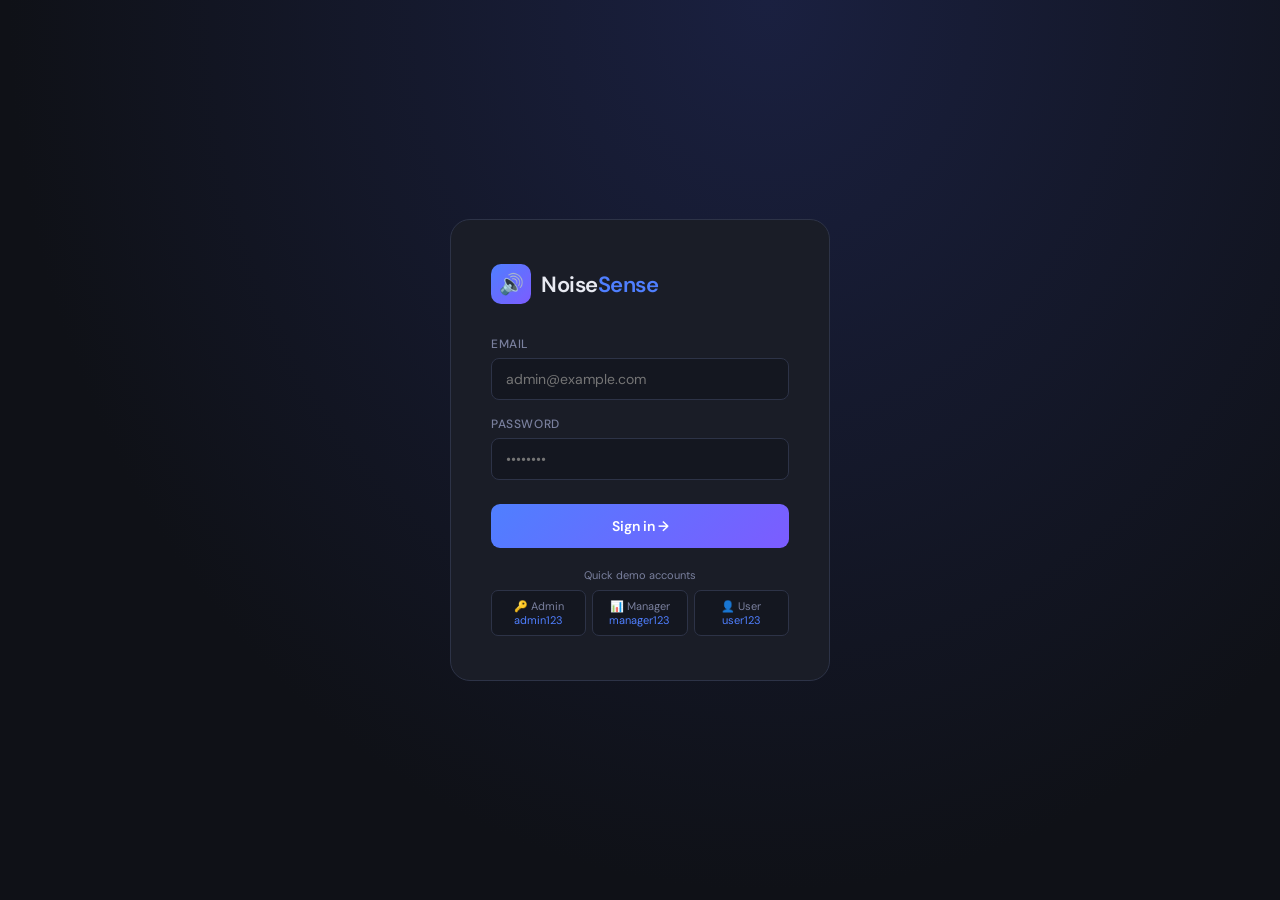
<file: index.html>
<!DOCTYPE html>
<html lang="en">
<head>
<meta charset="UTF-8">
<meta name="viewport" content="width=device-width, initial-scale=1.0">
<title>NoiseSense – Sign In</title>
<link href="https://fonts.googleapis.com/css2?family=DM+Sans:wght@300;400;500;600&family=Space+Mono:wght@400;700&display=swap" rel="stylesheet">
<link rel="stylesheet" href="styles.css">
</head>
<body>
<div id="login-screen" class="screen active">
  <div class="login-box">
    <div class="login-logo">
      <div class="logo-icon">🔊</div>
      <h1>Noise<span>Sense</span></h1>
    </div>
    <div id="login-err" class="login-err">Invalid credentials. Please try again.</div>
    <div class="mb16">
      <div class="field-label">Email</div>
      <input id="login-user" class="field" type="email" placeholder="admin@example.com" autocomplete="username">
    </div>
    <div class="mb24">
      <div class="field-label">Password</div>
      <input id="login-pass" class="field" type="password" placeholder="••••••••" autocomplete="current-password">
    </div>
    <button class="btn-primary" id="btn-signin" onclick="doLogin()">Sign in →</button>
    <div class="login-demo">
      <div class="demo-label">Quick demo accounts</div>
      <div class="demo-btn" onclick="fillDemo('admin@example.com','admin123')">🔑 Admin<br><span style="color:var(--accent)">admin123</span></div>
      <div class="demo-btn" onclick="fillDemo('manager@example.com','manager123')">📊 Manager<br><span style="color:var(--accent)">manager123</span></div>
      <div class="demo-btn" onclick="fillDemo('user@example.com','user123')">👤 User<br><span style="color:var(--accent)">user123</span></div>
    </div>
  </div>
</div>
<div id="toast" class="toast"></div>

<script>
// ── Config ────────────────────────────────────────────────────
const API = 'api'; // base path — adjust if you host api/ elsewhere

// ── Helpers ───────────────────────────────────────────────────
function fillDemo(u, p) {
  document.getElementById('login-user').value = u;
  document.getElementById('login-pass').value = p;
}

function showErr(msg) {
  const el = document.getElementById('login-err');
  el.textContent = msg || 'Invalid credentials. Please try again.';
  el.style.display = 'block';
}

function hideErr() {
  document.getElementById('login-err').style.display = 'none';
}

function setLoading(loading) {
  const btn = document.getElementById('btn-signin');
  btn.disabled   = loading;
  btn.textContent = loading ? 'Signing in…' : 'Sign in →';
}

// ── Login ─────────────────────────────────────────────────────
async function doLogin() {
  const email    = document.getElementById('login-user').value.trim();
  const password = document.getElementById('login-pass').value;

  if (!email || !password) {
    showErr('Please enter your email and password.');
    return;
  }

  hideErr();
  setLoading(true);

  try {
    const res  = await fetch(`${API}/login.php`, {
      method:      'POST',
      credentials: 'include',          // send/receive cookies
      headers:     { 'Content-Type': 'application/json' },
      body:        JSON.stringify({ email, password }),
    });

    const data = await res.json();

    if (!data.ok) {
      showErr(data.error || 'Invalid credentials.');
      setLoading(false);
      return;
    }

    // Store minimal session info in sessionStorage (no passwords, no sensitive data)
    sessionStorage.setItem('ns_user', JSON.stringify(data.user));
    sessionStorage.setItem('ns_token', data.token);  // also in cookie, kept for JS fetch headers

    // Redirect by role
    const dest = { admin: 'admin.html', manager: 'manager.html', user: 'user.html' };
    window.location.href = dest[data.user.role] ?? 'index.html';

  } catch (err) {
    console.error(err);
    showErr('Could not reach the server. Please try again.');
    setLoading(false);
  }
}

document.addEventListener('keydown', e => { if (e.key === 'Enter') doLogin(); });
</script>
</body>
</html>
</file>
<file: styles.css>
*{box-sizing:border-box;margin:0;padding:0}
:root{
  --bg:#0f1117;--surface:#1a1d27;--card:#22263a;--border:#2d3347;
  --text:#e8eaf2;--muted:#7a809e;--accent:#4f7fff;--accent2:#7c5cff;
  --green:#22d3a0;--amber:#f59e0b;--red:#ef5356;
  --font:'DM Sans',sans-serif;--mono:'Space Mono',monospace;--r:12px;
}
body{font-family:var(--font);background:var(--bg);color:var(--text);min-height:100vh;overflow:hidden}
.screen{position:absolute;inset:0;display:none;overflow:auto}
.screen.active{display:flex;flex-direction:column}

/* LOGIN */
#login-screen{align-items:center;justify-content:center;background:radial-gradient(ellipse at 60% 0%,#1a2040 0%,#0f1117 70%)}
.login-box{background:var(--surface);border:1px solid var(--border);border-radius:20px;padding:44px 40px;width:380px;max-width:92vw}
.login-logo{display:flex;align-items:center;gap:10px;margin-bottom:32px}
.logo-icon{width:40px;height:40px;background:linear-gradient(135deg,var(--accent),var(--accent2));border-radius:10px;display:flex;align-items:center;justify-content:center;font-size:20px}
.login-logo h1{font-size:22px;font-weight:600;letter-spacing:-0.5px}
.login-logo h1 span{color:var(--accent)}
.field-label{font-size:12px;color:var(--muted);margin-bottom:6px;font-weight:500;text-transform:uppercase;letter-spacing:0.6px}
.field{width:100%;background:#141720;border:1px solid var(--border);border-radius:8px;padding:11px 14px;color:var(--text);font-size:14px;font-family:var(--font);outline:none;transition:.2s}
.field:focus{border-color:var(--accent)}
.mb16{margin-bottom:16px}.mb24{margin-bottom:24px}
.btn-primary{width:100%;padding:13px;background:linear-gradient(135deg,var(--accent),var(--accent2));border:none;border-radius:9px;color:#fff;font-size:14px;font-weight:600;cursor:pointer;font-family:var(--font);transition:.15s}
.btn-primary:hover{opacity:.9;transform:translateY(-1px)}
.login-demo{margin-top:20px;display:grid;grid-template-columns:1fr 1fr 1fr;gap:6px}
.demo-btn{background:#141720;border:1px solid var(--border);border-radius:7px;padding:8px 6px;cursor:pointer;font-size:11px;color:var(--muted);text-align:center;transition:.15s;font-family:var(--font)}
.demo-btn:hover{border-color:var(--accent);color:var(--accent)}
.demo-label{grid-column:1/-1;font-size:11px;color:var(--muted);text-align:center;margin-bottom:2px}
.login-err{background:#2a1216;border:1px solid var(--red);border-radius:8px;padding:10px 14px;font-size:13px;color:var(--red);margin-bottom:14px;display:none}

/* LAYOUT */
.layout{display:flex;height:100vh;overflow:hidden}
.sidebar{width:220px;min-width:220px;background:var(--surface);border-right:1px solid var(--border);display:flex;flex-direction:column;padding:20px 0}
.sidebar-logo{display:flex;align-items:center;gap:10px;padding:0 20px 24px}
.sidebar-logo .logo-icon{width:32px;height:32px;font-size:15px}
.sidebar-logo h2{font-size:16px;font-weight:600}
.sidebar-logo h2 span{color:var(--accent)}
.nav-section{font-size:10px;color:var(--muted);text-transform:uppercase;letter-spacing:1px;padding:8px 20px 4px;font-weight:600}
.nav-item{display:flex;align-items:center;gap:10px;padding:9px 20px;cursor:pointer;font-size:13.5px;color:var(--muted);transition:.15s;border-left:2.5px solid transparent;margin:1px 0}
.nav-item:hover{color:var(--text);background:rgba(255,255,255,.03)}
.nav-item.active{color:var(--accent);border-left-color:var(--accent);background:rgba(79,127,255,.07)}
.ni{width:18px;text-align:center}
.sidebar-bottom{margin-top:auto;padding:0 20px}
.role-badge{background:#141720;border:1px solid var(--border);border-radius:8px;padding:10px 12px;margin-bottom:12px}
.rb-name{font-size:13px;font-weight:600;margin-bottom:2px}
.rb-role{font-size:11px;color:var(--muted)}
.btn-logout{width:100%;padding:9px;background:rgba(239,83,86,.1);border:1px solid rgba(239,83,86,.25);border-radius:8px;color:var(--red);font-size:13px;cursor:pointer;font-family:var(--font);transition:.15s}
.btn-logout:hover{background:rgba(239,83,86,.2)}

.main{flex:1;overflow:auto;background:var(--bg)}
.topbar{display:flex;align-items:center;justify-content:space-between;padding:18px 28px;border-bottom:1px solid var(--border);background:var(--surface);position:sticky;top:0;z-index:10}
.topbar-title{font-size:18px;font-weight:600;letter-spacing:-0.3px}
.topbar-right{display:flex;align-items:center;gap:10px}
.badge-count{background:var(--red);color:#fff;font-size:10px;border-radius:10px;padding:1px 6px;font-weight:700}
.content{padding:24px 28px}

/* PANELS */
.panel{display:none}.panel.active{display:block}

/* CARDS */
.card{background:var(--card);border:1px solid var(--border);border-radius:var(--r);padding:20px;margin-bottom:20px}
.card-title{font-size:12px;font-weight:600;color:var(--muted);text-transform:uppercase;letter-spacing:0.5px;margin-bottom:16px}
.grid-3{display:grid;grid-template-columns:repeat(3,1fr);gap:16px;margin-bottom:20px}
.grid-2{display:grid;grid-template-columns:1fr 1fr;gap:16px;margin-bottom:20px}
.stat-val{font-size:34px;font-weight:600;font-family:var(--mono);letter-spacing:-1px;line-height:1}
.stat-lbl{font-size:12px;color:var(--muted);margin-top:6px}

/* DB METER */
.db-meter{text-align:center;padding:10px 0}
.db-number{font-size:72px;font-weight:700;font-family:var(--mono);letter-spacing:-3px;line-height:1;transition:color .4s}
.db-unit{font-size:20px;color:var(--muted)}
.db-bar-wrap{height:8px;background:#141720;border-radius:4px;margin:16px 0 8px;overflow:hidden}
.db-bar{height:100%;border-radius:4px;transition:width .4s,background .4s}

/* ROOMS */
.room-row{display:flex;align-items:center;justify-content:space-between;padding:12px 14px;background:#141720;border-radius:8px;border:1px solid var(--border);margin-bottom:8px}
.room-name{font-size:14px;font-weight:500}
.room-db{font-size:13px;color:var(--muted);font-family:var(--mono)}
.pill{padding:3px 10px;border-radius:20px;font-size:11px;font-weight:600;display:inline-block}
.pill.normal{background:rgba(34,211,160,.12);color:var(--green)}
.pill.warning{background:rgba(245,158,11,.12);color:var(--amber)}
.pill.critical{background:rgba(239,83,86,.12);color:var(--red)}

/* TABLES */
.data-table{width:100%;border-collapse:collapse}
.data-table th{text-align:left;font-size:11px;color:var(--muted);text-transform:uppercase;letter-spacing:.5px;padding:0 12px 10px;border-bottom:1px solid var(--border)}
.data-table td{padding:11px 12px;font-size:13px;border-bottom:1px solid rgba(255,255,255,.04)}
.data-table tr:last-child td{border:none}

/* BUTTONS */
.btn-small{padding:10px 18px;background:linear-gradient(135deg,var(--accent),var(--accent2));border:none;border-radius:8px;color:#fff;font-size:13px;font-weight:600;cursor:pointer;font-family:var(--font)}
.action-btn{padding:5px 12px;border-radius:6px;font-size:12px;cursor:pointer;border:1px solid var(--border);background:transparent;color:var(--muted);font-family:var(--font);transition:.15s}
.action-btn:hover{border-color:var(--accent);color:var(--accent)}
.action-btn.danger:hover{border-color:var(--red);color:var(--red)}
.form-row{display:flex;gap:10px;align-items:flex-end;margin-top:16px;flex-wrap:wrap}
.form-row .field{flex:1;min-width:120px}

/* CHART */
.chart-wrap{height:160px;position:relative}
.chart-wrap canvas{position:absolute;inset:0;width:100%!important;height:100%!important}

/* MAP */
#liveMap{height:280px;border-radius:10px}

/* SETTINGS TOGGLE */
.setting-row{display:flex;align-items:center;justify-content:space-between;padding:14px 0;border-bottom:1px solid rgba(255,255,255,.04)}
.setting-row:last-child{border:none}
.setting-info h4{font-size:14px;font-weight:500;margin-bottom:2px}
.setting-info p{font-size:12px;color:var(--muted)}
.toggle{position:relative;width:38px;height:22px;flex-shrink:0}
.toggle input{opacity:0;width:0;height:0}
.slider-toggle{position:absolute;cursor:pointer;inset:0;background:#141720;border-radius:11px;border:1px solid var(--border);transition:.2s}
.slider-toggle:before{content:'';position:absolute;width:16px;height:16px;left:2px;top:2px;background:var(--muted);border-radius:50%;transition:.2s}
.toggle input:checked + .slider-toggle{background:rgba(79,127,255,.2);border-color:var(--accent)}
.toggle input:checked + .slider-toggle:before{transform:translateX(16px);background:var(--accent)}

/* TOAST */
.toast{position:fixed;bottom:24px;right:24px;background:var(--card);border:1px solid var(--border);border-radius:10px;padding:12px 18px;font-size:13px;z-index:9999;opacity:0;transform:translateY(10px);transition:.3s;pointer-events:none}
.toast.show{opacity:1;transform:none}

/* SELECT */
select.field option{background:var(--surface)}

/* AVATAR */
.avatar{width:52px;height:52px;border-radius:50%;background:linear-gradient(135deg,var(--accent),var(--accent2));display:flex;align-items:center;justify-content:center;font-size:18px;font-weight:700;flex-shrink:0}
</file>
